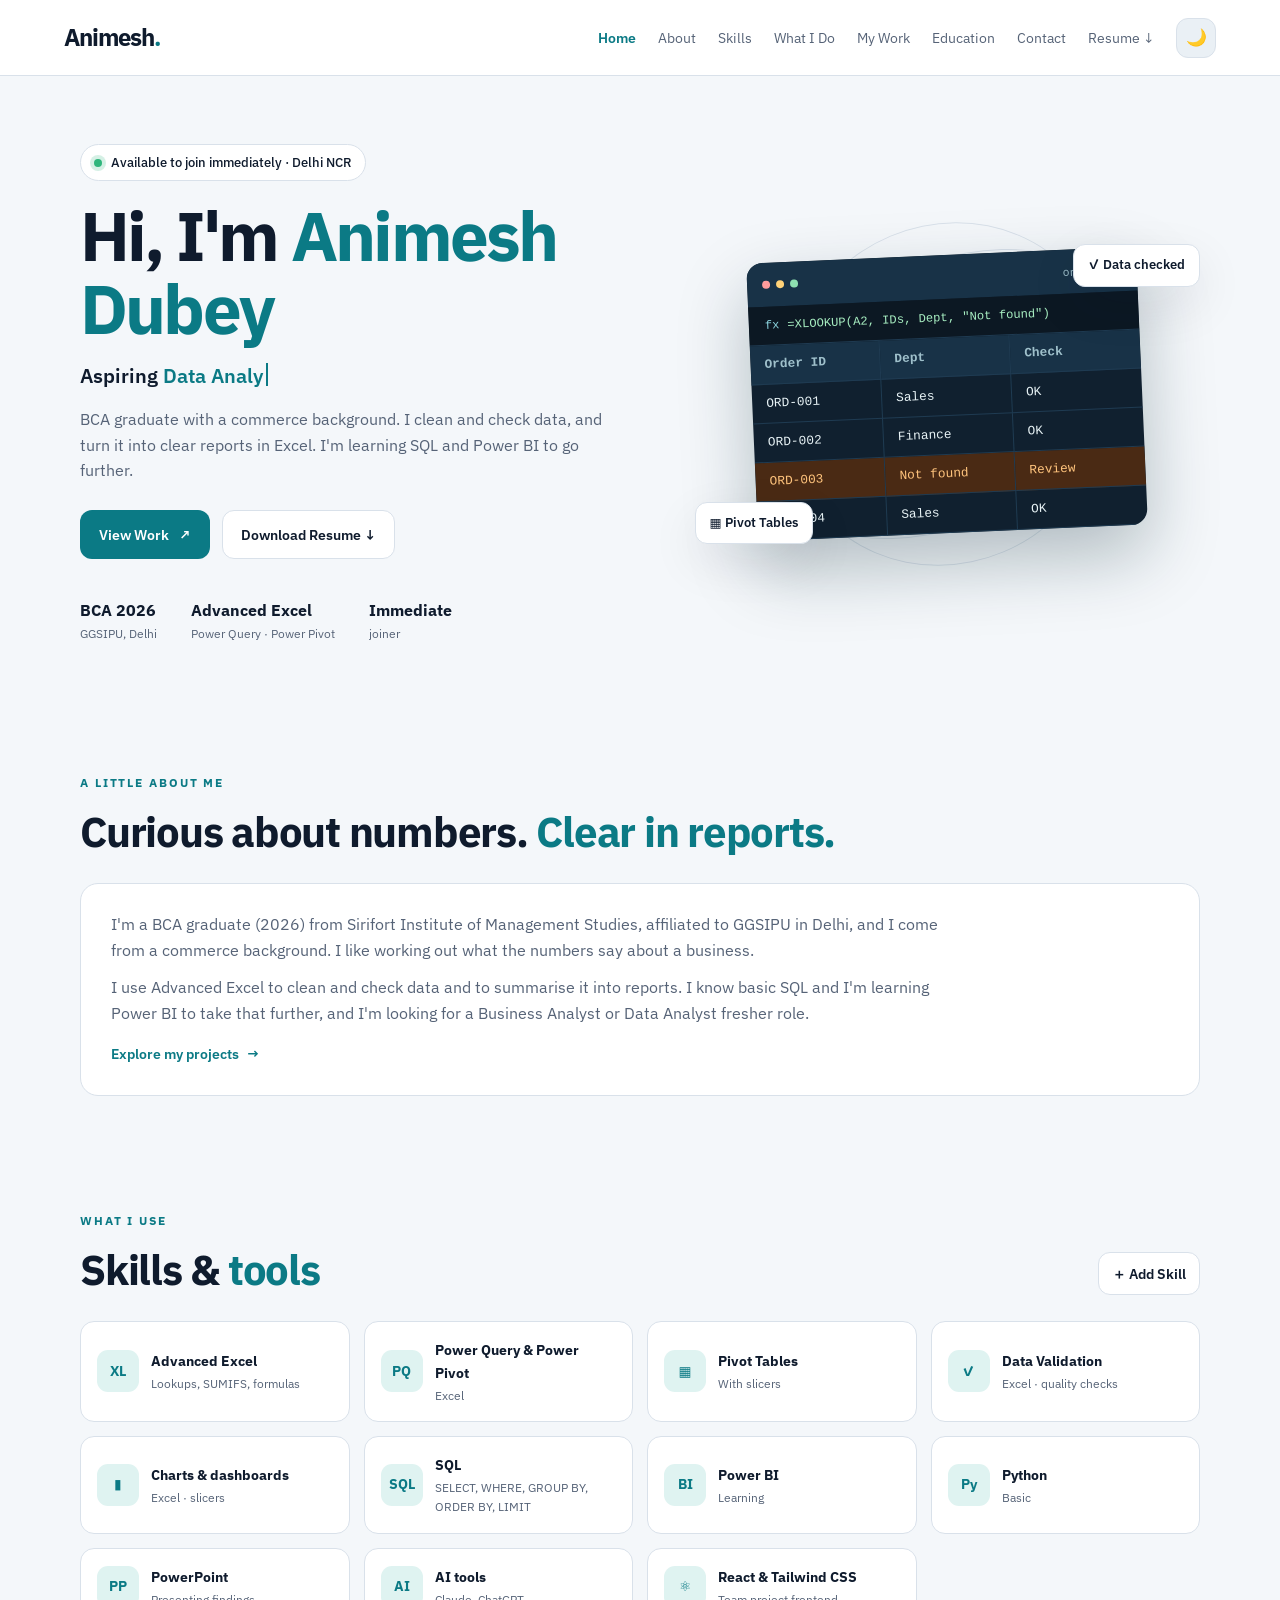
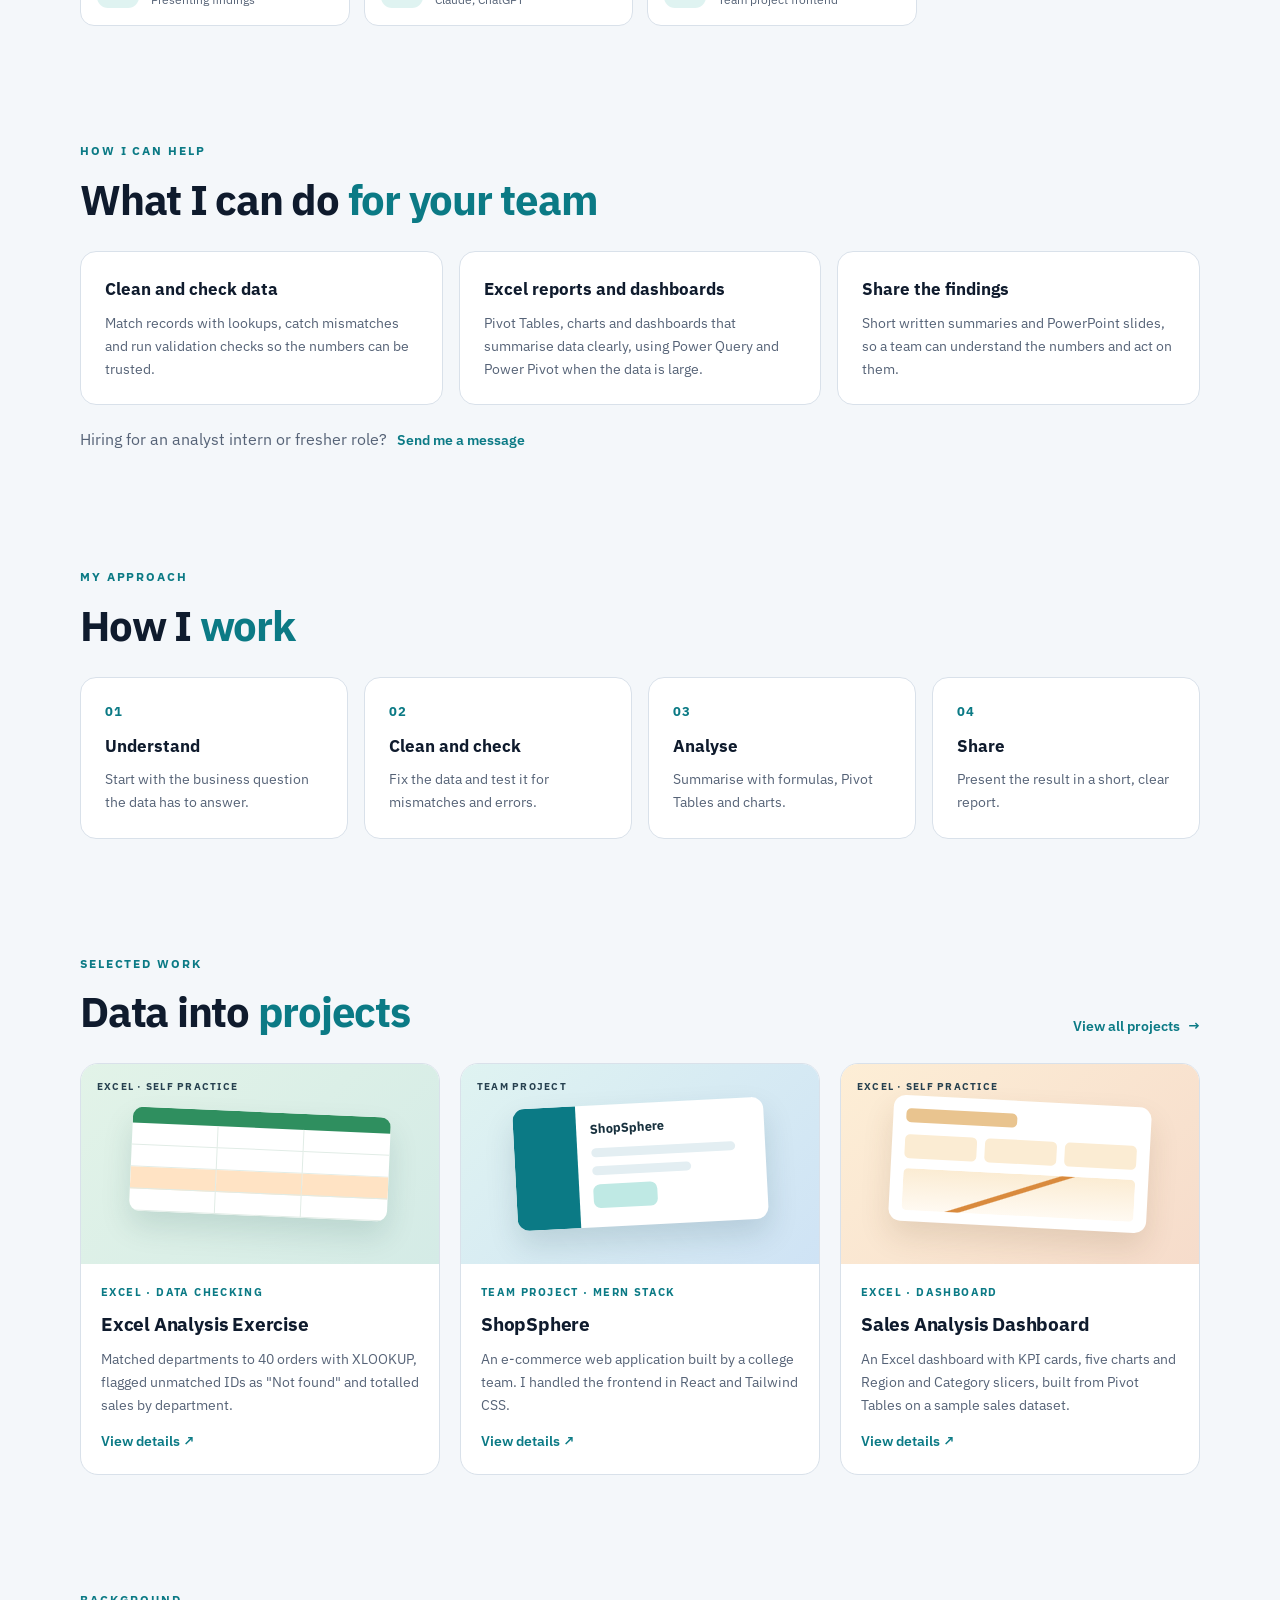
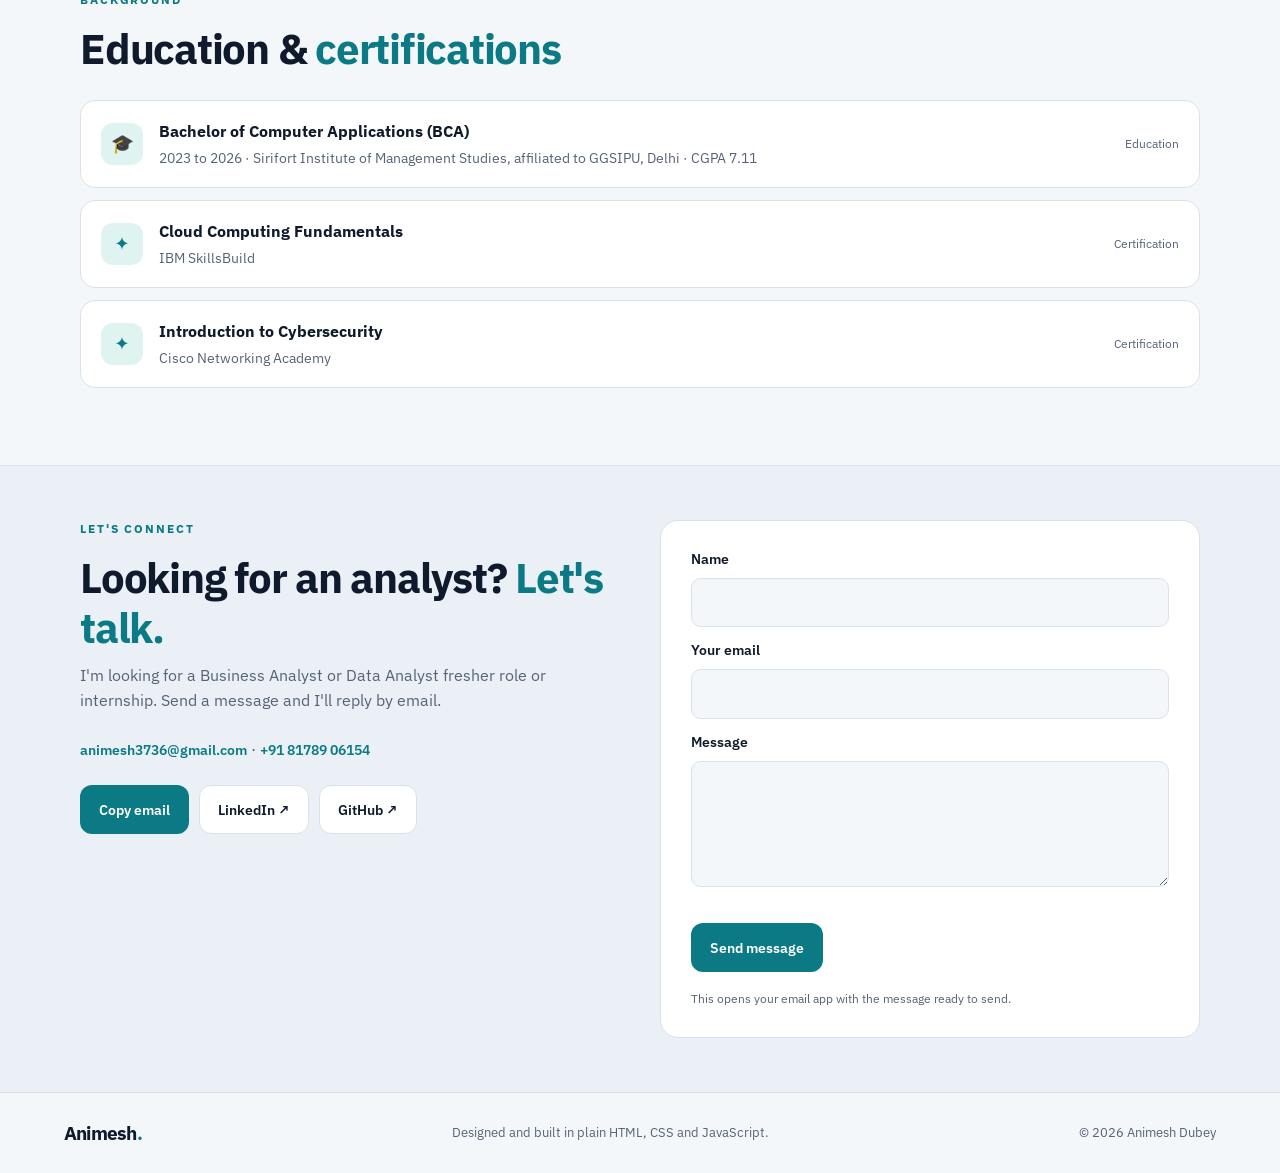
<file: index.html>
<!DOCTYPE html>
<html lang="en">
<head>
  <meta charset="UTF-8">
  <meta name="viewport" content="width=device-width, initial-scale=1.0, viewport-fit=cover">
  <title>Animesh Dubey | Business and Data Analyst</title>
  <meta name="description" content="Animesh Dubey is a BCA graduate (2026) looking for Business Analyst and Data Analyst fresher roles. Advanced Excel, data cleaning and reporting.">
  <meta name="theme-color" content="#0b7a85">
  <meta property="og:type" content="website">
  <meta property="og:title" content="Animesh Dubey | Business and Data Analyst">
  <meta property="og:description" content="BCA graduate (2026). Advanced Excel, data cleaning and reporting. Available to join immediately.">
  <meta name="twitter:card" content="summary">
  <link rel="icon" href="data:image/svg+xml,%3Csvg xmlns='http://www.w3.org/2000/svg' viewBox='0 0 64 64'%3E%3Crect width='64' height='64' rx='14' fill='%230b7a85'/%3E%3Ctext x='32' y='43' font-family='Arial' font-size='30' font-weight='700' text-anchor='middle' fill='white'%3EAD%3C/text%3E%3C/svg%3E">
  <link rel="preconnect" href="https://fonts.googleapis.com">
  <link href="https://fonts.googleapis.com/css2?family=IBM+Plex+Sans:wght@400;500;600;700&display=swap" rel="stylesheet">
  <script>try{var t=localStorage.getItem("animesh-theme");document.documentElement.setAttribute("data-theme",(t?t==="dark":matchMedia("(prefers-color-scheme: dark)").matches)?"dark":"light")}catch(e){}</script>
  <link rel="stylesheet" href="style.css">
  <script src="script.js" defer></script>
</head>
<body>
  <a class="skip-link" href="#main">Skip to content</a>
  <header class="site-header">
    <a class="logo" href="index.html">Animesh<span>.</span></a>
    <button class="menu-toggle" id="menuToggle" aria-label="Open navigation" aria-expanded="false">☰</button>
    <nav class="nav-links" id="navLinks" aria-label="Main navigation">
      <a class="active" href="index.html">Home</a>
      <a href="#about">About</a>
      <a href="#skills">Skills</a>
      <a href="#services">What I Do</a>
      <a href="projects.html">My Work</a>
      <a href="#education">Education</a>
      <a href="#contact">Contact</a>
      <a href="resume.pdf" download>Resume ↓</a>
      <button class="theme-toggle" id="themeToggle" aria-label="Switch to dark mode" title="Switch theme">🌙</button>
    </nav>
  </header>

  <main id="main">
    <section class="hero section-wrap">
      <div class="hero-copy">
        <p class="availability"><i></i>Available to join immediately · Delhi NCR</p>
        <h1>Hi, I'm <span>Animesh Dubey</span></h1>
        <h2>Aspiring <span class="typed" id="typedRole">Business Analyst</span><span class="caret" aria-hidden="true"></span></h2>
        <p class="hero-description">BCA graduate with a commerce background. I clean and check data, and turn it into clear reports in Excel. I'm learning SQL and Power BI to go further.</p>
        <div class="hero-actions">
          <a class="button button-primary" href="projects.html">View Work <span aria-hidden="true">↗</span></a>
          <a class="button button-secondary" href="resume.pdf" download>Download Resume ↓</a>
        </div>
        <div class="quick-facts">
          <div><strong>BCA 2026</strong><span>GGSIPU, Delhi</span></div>
          <div><strong>Advanced Excel</strong><span>Power Query · Power Pivot</span></div>
          <div><strong>Immediate</strong><span>joiner</span></div>
        </div>
      </div>
      <div class="hero-art" aria-hidden="true">
        <div class="art-orbit orbit-one"></div><div class="art-orbit orbit-two"></div>
        <div class="sheet-card">
          <div class="sheet-top"><i></i><i></i><i></i><span>orders.xlsx</span></div>
          <div class="formula-bar"><b>fx</b>=XLOOKUP(A2, IDs, Dept, "Not found")</div>
          <div class="sheet-grid">
            <span class="h">Order ID</span><span class="h">Dept</span><span class="h">Check</span>
            <span>ORD-001</span><span>Sales</span><span>OK</span>
            <span>ORD-002</span><span>Finance</span><span>OK</span>
            <span class="bad">ORD-003</span><span class="bad">Not found</span><span class="bad">Review</span>
            <span>ORD-004</span><span>Sales</span><span>OK</span>
          </div>
        </div>
        <div class="floating-chip chip-top">✓ Data checked</div>
        <div class="floating-chip chip-bottom">▦ Pivot Tables</div>
      </div>
    </section>

    <section class="section-wrap section-block" id="about">
      <div class="section-heading"><p class="eyebrow">A little about me</p><h2>Curious about numbers. <span>Clear in reports.</span></h2></div>
      <div class="about-panel">
        <p>I'm a BCA graduate (2026) from Sirifort Institute of Management Studies, affiliated to GGSIPU in Delhi, and I come from a commerce background. I like working out what the numbers say about a business.</p>
        <p>I use Advanced Excel to clean and check data and to summarise it into reports. I know basic SQL and I'm learning Power BI to take that further, and I'm looking for a Business Analyst or Data Analyst fresher role.</p>
        <a class="text-link" href="projects.html">Explore my projects <span>→</span></a>
      </div>
    </section>

    <section class="section-wrap section-block" id="skills">
      <div class="section-heading heading-row"><div><p class="eyebrow">What I use</p><h2>Skills &amp; <span>tools</span></h2></div><button class="button button-secondary small-button" id="openSkillForm" type="button">＋ Add Skill</button></div>
      <form class="skill-form panel" id="skillForm" hidden>
        <label for="skillName">Skill name</label><input id="skillName" name="skillName" placeholder="e.g. Tableau" maxlength="35" required>
        <label for="skillCategory">Category</label>
        <select id="skillCategory" name="skillCategory"><option>Excel</option><option>Data</option><option>Programming</option><option>Tools</option><option>Other</option></select>
        <div class="form-actions"><button class="button button-primary" type="submit">Save Skill</button><button class="button button-secondary" type="button" id="cancelSkillForm">Cancel</button></div>
        <p class="form-note">Skills you add are saved in this browser on this device only.</p>
      </form>
      <div class="skills-grid" id="skillsGrid">
        <div class="skill-card"><span class="skill-icon">XL</span><div><strong>Advanced Excel</strong><small>Lookups, SUMIFS, formulas</small></div></div>
        <div class="skill-card"><span class="skill-icon">PQ</span><div><strong>Power Query &amp; Power Pivot</strong><small>Excel</small></div></div>
        <div class="skill-card"><span class="skill-icon">▦</span><div><strong>Pivot Tables</strong><small>With slicers</small></div></div>
        <div class="skill-card"><span class="skill-icon">✓</span><div><strong>Data Validation</strong><small>Excel · quality checks</small></div></div>
        <div class="skill-card"><span class="skill-icon">▮</span><div><strong>Charts &amp; dashboards</strong><small>Excel · slicers</small></div></div>
        <div class="skill-card"><span class="skill-icon">SQL</span><div><strong>SQL</strong><small>SELECT, WHERE, GROUP BY, ORDER BY, LIMIT</small></div></div>
        <div class="skill-card"><span class="skill-icon">BI</span><div><strong>Power BI</strong><small>Learning</small></div></div>
        <div class="skill-card"><span class="skill-icon">Py</span><div><strong>Python</strong><small>Basic</small></div></div>
        <div class="skill-card"><span class="skill-icon">PP</span><div><strong>PowerPoint</strong><small>Presenting findings</small></div></div>
        <div class="skill-card"><span class="skill-icon">AI</span><div><strong>AI tools</strong><small>Claude, ChatGPT</small></div></div>
        <div class="skill-card"><span class="skill-icon">⚛</span><div><strong>React &amp; Tailwind CSS</strong><small>Team project frontend</small></div></div>
      </div>
    </section>

    <section class="section-wrap section-block" id="services">
      <div class="section-heading"><p class="eyebrow">How I can help</p><h2>What I can do <span>for your team</span></h2></div>
      <div class="service-grid">
        <article class="service"><h3>Clean and check data</h3><p>Match records with lookups, catch mismatches and run validation checks so the numbers can be trusted.</p></article>
        <article class="service"><h3>Excel reports and dashboards</h3><p>Pivot Tables, charts and dashboards that summarise data clearly, using Power Query and Power Pivot when the data is large.</p></article>
        <article class="service"><h3>Share the findings</h3><p>Short written summaries and PowerPoint slides, so a team can understand the numbers and act on them.</p></article>
      </div>
      <p class="service-cta">Hiring for an analyst intern or fresher role? <a class="text-link" href="#contact">Send me a message</a></p>
    </section>

    <section class="section-wrap section-block" id="process">
      <div class="section-heading"><p class="eyebrow">My approach</p><h2>How I <span>work</span></h2></div>
      <div class="steps">
        <article class="service"><b class="step-no">01</b><h3>Understand</h3><p>Start with the business question the data has to answer.</p></article>
        <article class="service"><b class="step-no">02</b><h3>Clean and check</h3><p>Fix the data and test it for mismatches and errors.</p></article>
        <article class="service"><b class="step-no">03</b><h3>Analyse</h3><p>Summarise with formulas, Pivot Tables and charts.</p></article>
        <article class="service"><b class="step-no">04</b><h3>Share</h3><p>Present the result in a short, clear report.</p></article>
      </div>
    </section>

    <section class="section-wrap section-block" id="featured">
      <div class="section-heading heading-row"><div><p class="eyebrow">Selected work</p><h2>Data into <span>projects</span></h2></div><a class="text-link" href="projects.html">View all projects <span>→</span></a></div>
      <div class="project-grid">
        <article class="project-card">
          <a class="project-visual v-sheet" href="projects.html#excel-analysis" aria-label="View Excel Analysis Exercise"><span class="visual-label">Excel · Self practice</span><div class="mock-sheet"><div class="ms-bar"></div><div class="ms-grid"><i></i><i></i><i></i><i></i><i></i><i></i><i class="bad"></i><i class="bad"></i><i class="bad"></i><i></i><i></i><i></i></div></div></a>
          <div class="project-info"><p class="project-type">Excel · Data checking</p><h3>Excel Analysis Exercise</h3><p>Matched departments to 40 orders with XLOOKUP, flagged unmatched IDs as "Not found" and totalled sales by department.</p><a class="text-link" href="projects.html#excel-analysis">View details ↗</a></div>
        </article>
        <article class="project-card">
          <a class="project-visual v-app" href="projects.html#shopsphere" aria-label="View ShopSphere project"><span class="visual-label">Team project</span><div class="mock-app"><div class="mock-sidebar"></div><div class="mock-content"><b>ShopSphere</b><span></span><span></span><i></i></div></div></a>
          <div class="project-info"><p class="project-type">Team project · MERN stack</p><h3>ShopSphere</h3><p>An e-commerce web application built by a college team. I handled the frontend in React and Tailwind CSS.</p><a class="text-link" href="projects.html#shopsphere">View details ↗</a></div>
        </article>
        <article class="project-card">
          <a class="project-visual v-dash" href="projects.html#sales-dashboard" aria-label="View Sales Analysis Dashboard"><span class="visual-label">Excel · Self practice</span><div class="mock-dash"><div class="dt"></div><div class="dr"><i></i><i></i><i></i></div><div class="dc"></div></div></a>
          <div class="project-info"><p class="project-type">Excel · Dashboard</p><h3>Sales Analysis Dashboard</h3><p>An Excel dashboard with KPI cards, five charts and Region and Category slicers, built from Pivot Tables on a sample sales dataset.</p><a class="text-link" href="projects.html#sales-dashboard">View details ↗</a></div>
        </article>
      </div>
    </section>

    <section class="section-wrap section-block" id="education">
      <div class="section-heading"><p class="eyebrow">Background</p><h2>Education &amp; <span>certifications</span></h2></div>
      <div class="achievement-list">
        <article class="achievement"><span class="achievement-mark">🎓</span><div><h3>Bachelor of Computer Applications (BCA)</h3><p>2023 to 2026 · Sirifort Institute of Management Studies, affiliated to GGSIPU, Delhi · CGPA 7.11</p></div><span class="achievement-tag">Education</span></article>
        <article class="achievement"><span class="achievement-mark">✦</span><div><h3>Cloud Computing Fundamentals</h3><p>IBM SkillsBuild</p></div><span class="achievement-tag">Certification</span></article>
        <article class="achievement"><span class="achievement-mark">✦</span><div><h3>Introduction to Cybersecurity</h3><p>Cisco Networking Academy</p></div><span class="achievement-tag">Certification</span></article>
      </div>
    </section>

    <section class="contact-section" id="contact"><div class="section-wrap contact-grid">
      <div>
        <p class="eyebrow">Let's connect</p>
        <h2>Looking for an analyst? <span>Let's talk.</span></h2>
        <p>I'm looking for a Business Analyst or Data Analyst fresher role or internship. Send a message and I'll reply by email.</p>
        <p><a class="text-link" href="mailto:animesh3736@gmail.com">animesh3736@gmail.com</a> · <a class="text-link" href="tel:+918178906154">+91 81789 06154</a></p>
        <div class="social-row"><button class="button button-primary" type="button" id="copyEmail">Copy email</button><a class="button button-secondary" href="https://www.linkedin.com/in/animesh-kr-dubey" target="_blank" rel="noopener noreferrer">LinkedIn ↗</a><a class="button button-secondary" href="https://github.com/Animesh1422" target="_blank" rel="noopener noreferrer">GitHub ↗</a></div>
      </div>
      <form class="contact-form panel" id="contactForm" novalidate>
        <label for="contactName">Name</label><input id="contactName" autocomplete="name" required>
        <label for="contactEmail">Your email</label><input id="contactEmail" type="email" autocomplete="email" required>
        <label for="contactMessage">Message</label><textarea id="contactMessage" rows="4" required></textarea>
        <p class="form-error" id="contactError" role="alert"></p>
        <button class="button button-primary" type="submit">Send message</button>
        <p class="form-note">This opens your email app with the message ready to send.</p>
      </form>
    </div></section>
  </main>

  <dialog class="case-modal" id="caseModal" aria-labelledby="caseTitle">
    <button class="modal-close" id="closeCaseModal" aria-label="Close project details">×</button>
    <div class="modal-visual" id="caseVisual"></div>
    <div class="modal-content">
      <p class="eyebrow" id="caseCategory">Project case study</p>
      <h2 id="caseTitle">Project details</h2>
      <p id="caseSummary"></p>
      <div class="case-columns">
        <section><h3>Problem</h3><p id="caseProblem"></p></section>
        <section><h3>Solution</h3><p id="caseSolution"></p></section>
        <section><h3>Tools</h3><div class="tag-row" id="caseTech"></div></section>
        <section><h3>My contribution</h3><p id="caseContribution"></p></section>
      </div>
    </div>
  </dialog>

  <footer class="site-footer"><a class="logo" href="index.html">Animesh<span>.</span></a><p>Designed and built in plain HTML, CSS and JavaScript.</p><span>© <span id="currentYear">2026</span> Animesh Dubey</span></footer>
  <button class="back-top" id="backTop" aria-label="Back to top" hidden>↑</button>
  <div class="toast" id="toast" role="status" aria-live="polite"></div>
</body>
</html>
</file>
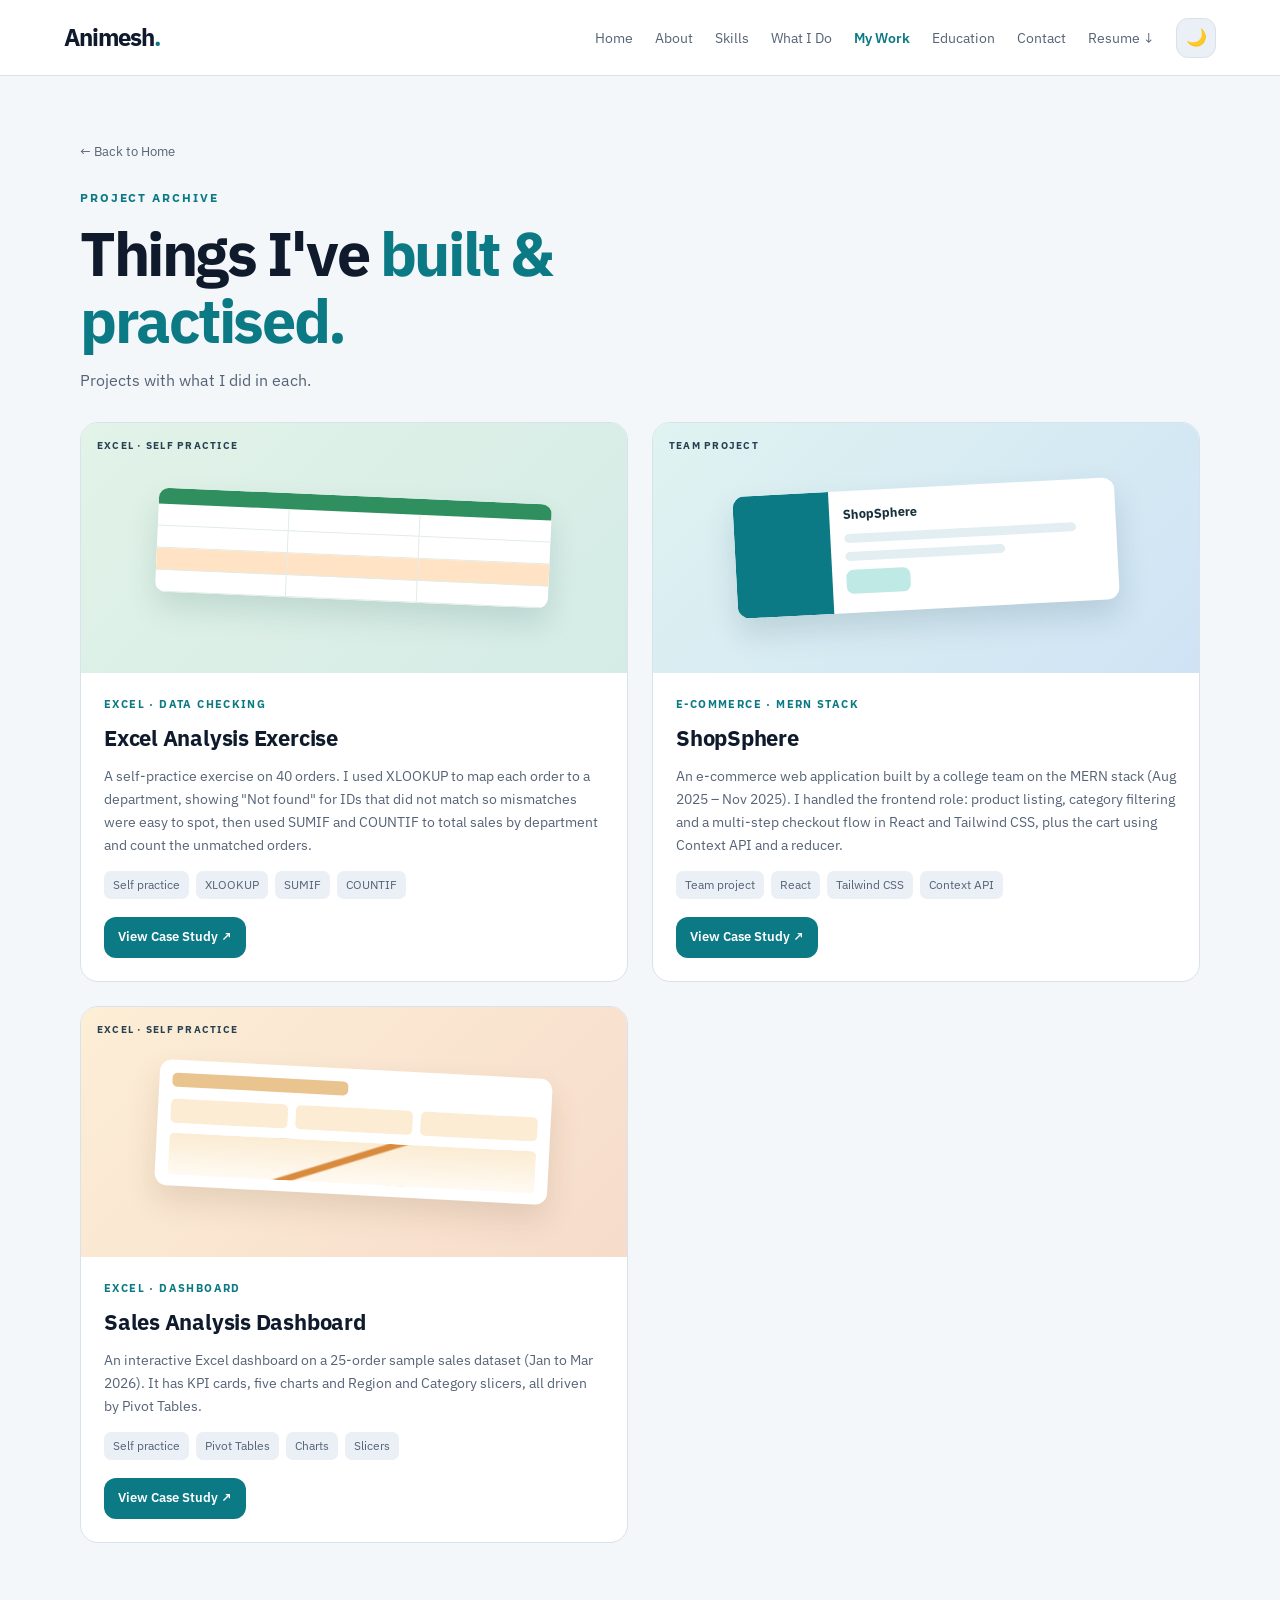
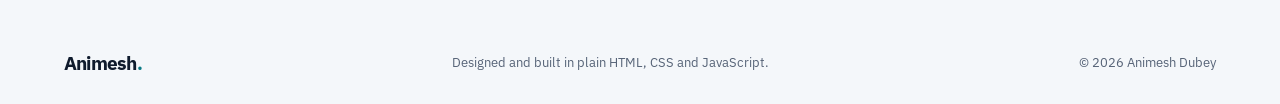
<file: projects.html>
<!DOCTYPE html>
<html lang="en">
<head>
  <meta charset="UTF-8">
  <meta name="viewport" content="width=device-width, initial-scale=1.0, viewport-fit=cover">
  <title>My Work | Animesh Dubey</title>
  <meta name="description" content="Projects by Animesh Dubey: an Excel data-checking exercise, the ShopSphere e-commerce team project and an Excel sales dashboard.">
  <meta name="theme-color" content="#0b7a85">
  <meta property="og:type" content="website">
  <meta property="og:title" content="My Work | Animesh Dubey">
  <meta property="og:description" content="Excel analysis, a sales dashboard and ShopSphere (MERN team project).">
  <meta name="twitter:card" content="summary">
  <link rel="icon" href="data:image/svg+xml,%3Csvg xmlns='http://www.w3.org/2000/svg' viewBox='0 0 64 64'%3E%3Crect width='64' height='64' rx='14' fill='%230b7a85'/%3E%3Ctext x='32' y='43' font-family='Arial' font-size='30' font-weight='700' text-anchor='middle' fill='white'%3EAD%3C/text%3E%3C/svg%3E">
  <link rel="preconnect" href="https://fonts.googleapis.com">
  <link href="https://fonts.googleapis.com/css2?family=IBM+Plex+Sans:wght@400;500;600;700&display=swap" rel="stylesheet">
  <script>try{var t=localStorage.getItem("animesh-theme");document.documentElement.setAttribute("data-theme",(t?t==="dark":matchMedia("(prefers-color-scheme: dark)").matches)?"dark":"light")}catch(e){}</script>
  <link rel="stylesheet" href="style.css">
  <script src="script.js" defer></script>
</head>
<body>
  <a class="skip-link" href="#main">Skip to content</a>
  <header class="site-header">
    <a class="logo" href="index.html">Animesh<span>.</span></a>
    <button class="menu-toggle" id="menuToggle" aria-label="Open navigation" aria-expanded="false">☰</button>
    <nav class="nav-links" id="navLinks" aria-label="Main navigation">
      <a href="index.html">Home</a>
      <a href="index.html#about">About</a>
      <a href="index.html#skills">Skills</a>
      <a href="index.html#services">What I Do</a>
      <a class="active" href="projects.html">My Work</a>
      <a href="index.html#education">Education</a>
      <a href="index.html#contact">Contact</a>
      <a href="resume.pdf" download>Resume ↓</a>
      <button class="theme-toggle" id="themeToggle" aria-label="Switch to dark mode" title="Switch theme">🌙</button>
    </nav>
  </header>

  <main class="section-wrap projects-page" id="main">
    <div class="page-intro"><a class="back-link" href="index.html">← Back to Home</a><p class="eyebrow">Project archive</p><h1>Things I've <span>built &amp; practised.</span></h1><p>Projects with what I did in each.</p></div>
    <div class="project-grid project-grid-page">
      <article class="project-card project-card-large" id="excel-analysis">
        <div class="project-visual v-sheet"><span class="visual-label">Excel · Self practice</span><div class="mock-sheet"><div class="ms-bar"></div><div class="ms-grid"><i></i><i></i><i></i><i></i><i></i><i></i><i class="bad"></i><i class="bad"></i><i class="bad"></i><i></i><i></i><i></i></div></div></div>
        <div class="project-info"><p class="project-type">Excel · Data checking</p><h2>Excel Analysis Exercise</h2><p>A self-practice exercise on 40 orders. I used XLOOKUP to map each order to a department, showing "Not found" for IDs that did not match so mismatches were easy to spot, then used SUMIF and COUNTIF to total sales by department and count the unmatched orders.</p><div class="tag-row"><span>Self practice</span><span>XLOOKUP</span><span>SUMIF</span><span>COUNTIF</span></div><div class="project-links"><button class="button button-primary case-trigger" type="button" data-project="excel">View Case Study ↗</button></div></div>
      </article>
      <article class="project-card project-card-large" id="shopsphere">
        <div class="project-visual v-app"><span class="visual-label">Team project</span><div class="mock-app"><div class="mock-sidebar"></div><div class="mock-content"><b>ShopSphere</b><span></span><span></span><i></i></div></div></div>
        <div class="project-info"><p class="project-type">E-commerce · MERN stack</p><h2>ShopSphere</h2><p>An e-commerce web application built by a college team on the MERN stack (Aug 2025 – Nov 2025). I handled the frontend role: product listing, category filtering and a multi-step checkout flow in React and Tailwind CSS, plus the cart using Context API and a reducer.</p><div class="tag-row"><span>Team project</span><span>React</span><span>Tailwind CSS</span><span>Context API</span></div><div class="project-links"><button class="button button-primary case-trigger" type="button" data-project="shopsphere">View Case Study ↗</button></div></div>
      </article>
      <article class="project-card project-card-large" id="sales-dashboard">
        <div class="project-visual v-dash"><span class="visual-label">Excel · Self practice</span><div class="mock-dash"><div class="dt"></div><div class="dr"><i></i><i></i><i></i></div><div class="dc"></div></div></div>
        <div class="project-info"><p class="project-type">Excel · Dashboard</p><h2>Sales Analysis Dashboard</h2><p>An interactive Excel dashboard on a 25-order sample sales dataset (Jan to Mar 2026). It has KPI cards, five charts and Region and Category slicers, all driven by Pivot Tables.</p><div class="tag-row"><span>Self practice</span><span>Pivot Tables</span><span>Charts</span><span>Slicers</span></div><div class="project-links"><button class="button button-primary case-trigger" type="button" data-project="sales">View Case Study ↗</button></div></div>
      </article>
    </div>
  </main>

  <dialog class="case-modal" id="caseModal" aria-labelledby="caseTitle">
    <button class="modal-close" id="closeCaseModal" aria-label="Close project details">×</button>
    <div class="modal-visual" id="caseVisual"></div>
    <div class="modal-content">
      <p class="eyebrow" id="caseCategory">Project case study</p>
      <h2 id="caseTitle">Project details</h2>
      <p id="caseSummary"></p>
      <div class="case-columns">
        <section><h3>Problem</h3><p id="caseProblem"></p></section>
        <section><h3>Solution</h3><p id="caseSolution"></p></section>
        <section><h3>Tools</h3><div class="tag-row" id="caseTech"></div></section>
        <section><h3>My contribution</h3><p id="caseContribution"></p></section>
      </div>
    </div>
  </dialog>

  <footer class="site-footer"><a class="logo" href="index.html">Animesh<span>.</span></a><p>Designed and built in plain HTML, CSS and JavaScript.</p><span>© <span id="currentYear">2026</span> Animesh Dubey</span></footer>
  <button class="back-top" id="backTop" aria-label="Back to top" hidden>↑</button>
  <div class="toast" id="toast" role="status" aria-live="polite"></div>
</body>
</html>
</file>
<file: style.css>
:root{--bg:#f4f7fa;--surface:#fff;--surface-2:#eaf0f5;--text:#0f1b2d;--muted:#566377;--line:#d9e1ea;--accent:#0b7a85;--accent-dark:#096570;--accent-soft:#dff3f1;--on-accent:#fff;--ok:#2fb67c;--shadow:0 18px 50px rgba(15,27,45,.09)}
:root[data-theme="dark"]{--bg:#0d1520;--surface:#142133;--surface-2:#1b2c42;--text:#e8eef6;--muted:#9fb0c5;--line:#26374d;--accent:#3cc0cc;--accent-dark:#7fdce6;--accent-soft:#103a40;--on-accent:#06222a;--shadow:0 18px 50px rgba(0,0,0,.35)}
*{box-sizing:border-box}
html{scroll-behavior:smooth;scroll-padding-top:90px}
body{margin:0;background:var(--bg);color:var(--text);font-family:"IBM Plex Sans",system-ui,-apple-system,"Segoe UI",Roboto,sans-serif;line-height:1.6;transition:background .25s,color .25s}
a{color:inherit;text-decoration:none}
button,input,select,textarea{font:inherit}
button{cursor:pointer}
:focus-visible{outline:3px solid var(--accent);outline-offset:3px;border-radius:4px}
.skip-link{position:absolute;left:-999px;top:8px;background:var(--accent);color:var(--on-accent);padding:8px 14px;border-radius:8px;z-index:50}
.skip-link:focus{left:8px}

/* header */
.site-header{height:76px;padding:0 max(5vw,24px);display:flex;align-items:center;justify-content:space-between;gap:28px;border-bottom:1px solid var(--line);background:var(--surface);position:sticky;top:0;z-index:20}
.logo{font-size:1.5rem;font-weight:700;letter-spacing:-.04em}
.logo span,.accent{color:var(--accent)}
.nav-links{display:flex;align-items:center;gap:22px;font-size:.9rem;color:var(--muted)}
.nav-links>a{transition:color .2s}
.nav-links>a:hover,.nav-links>a.active{color:var(--accent);font-weight:600}
.theme-toggle,.menu-toggle{border:1px solid var(--line);background:var(--surface-2);color:var(--text);border-radius:12px;width:40px;height:40px;font-size:1.05rem}
.menu-toggle{display:none}
.section-wrap{width:min(1120px,90%);margin-inline:auto}

/* buttons, text */
.eyebrow{color:var(--accent);font-weight:700;font-size:.74rem;letter-spacing:.16em;margin:0 0 14px;text-transform:uppercase}
.button{display:inline-flex;align-items:center;justify-content:center;gap:10px;border-radius:12px;padding:12px 18px;font-weight:600;font-size:.9rem;border:1px solid transparent;transition:transform .2s,background .2s}
.button:hover{transform:translateY(-2px)}
.button-primary{background:var(--accent);color:var(--on-accent)}
.button-primary:hover{background:var(--accent-dark)}
.button-secondary{border-color:var(--line);background:var(--surface);color:var(--text)}
.small-button{padding:9px 13px}
.text-link{display:inline-flex;gap:8px;color:var(--accent);font-weight:600;font-size:.9rem;margin-top:16px}
.text-link span{transition:transform .2s}
.text-link:hover span{transform:translateX(4px)}

/* hero */
.hero{min-height:580px;display:grid;grid-template-columns:1.05fr .95fr;align-items:center;gap:56px;padding-block:68px 76px}
.availability{display:inline-flex;align-items:center;gap:9px;margin:0 0 18px;padding:7px 13px;border:1px solid var(--line);border-radius:999px;background:var(--surface);font-size:.82rem;font-weight:500}
.availability i{width:8px;height:8px;border-radius:50%;background:var(--ok);box-shadow:0 0 0 4px #2fb67c33}
.hero h1{font-size:clamp(2.6rem,5.4vw,4.4rem);letter-spacing:-.04em;line-height:1.06;margin:0 0 14px;font-weight:700}
.hero h1 span{color:var(--accent)}
.hero h2{font-size:1.28rem;margin:0 0 15px;font-weight:600}
.typed{color:var(--accent)}
.caret{display:inline-block;width:2px;height:1.1em;margin-left:3px;vertical-align:-.15em;background:var(--accent);animation:blink 1s steps(1) infinite}
@keyframes blink{50%{opacity:0}}
.hero-description{color:var(--muted);max-width:540px;margin:0}
.hero-actions{display:flex;gap:12px;flex-wrap:wrap;margin-top:26px}
.quick-facts{display:flex;gap:34px;margin-top:38px;flex-wrap:wrap}
.quick-facts div{display:grid;gap:1px}
.quick-facts strong{font-size:1.02rem}
.quick-facts span{font-size:.78rem;color:var(--muted)}
.hero-art{min-height:360px;position:relative;display:grid;place-items:center}
.art-orbit{position:absolute;border:1px solid var(--line);border-radius:50%;transform:rotate(-25deg)}
.orbit-one{width:400px;height:260px}
.orbit-two{width:330px;height:350px;transform:rotate(35deg)}
.sheet-card{width:min(390px,100%);background:#10202f;color:#e8f3f6;border-radius:16px;box-shadow:0 30px 70px rgba(8,40,50,.28);overflow:hidden;z-index:1;transform:rotate(-2.5deg)}
.sheet-top{height:44px;background:#183247;display:flex;align-items:center;gap:6px;padding:0 15px}
.sheet-top i{height:8px;width:8px;border-radius:50%;background:#ff9c9c}
.sheet-top i:nth-child(2){background:#ffd278}
.sheet-top i:nth-child(3){background:#8ee0b1}
.sheet-top span{font-size:.72rem;color:#9fc0cb;margin-left:auto}
.formula-bar{font:.76rem/1.5 ui-monospace,SFMono-Regular,Consolas,monospace;padding:10px 16px;background:#0c1823;border-bottom:1px solid #1f3b52;color:#a8efc2;overflow:hidden;white-space:nowrap;text-overflow:ellipsis}
.formula-bar b{color:#8bd3de;font-weight:500;margin-right:8px}
.sheet-grid{display:grid;grid-template-columns:1fr 1fr 1fr;font:.8rem/1.4 ui-monospace,SFMono-Regular,Consolas,monospace}
.sheet-grid span{padding:10px 14px;border-right:1px solid #1f3b52;border-bottom:1px solid #1f3b52}
.sheet-grid span:nth-child(3n){border-right:0}
.sheet-grid .h{background:#183247;color:#9fc0cb;font-weight:600}
.sheet-grid .bad{background:#4a2a14;color:#ffc47d}
.floating-chip{position:absolute;background:var(--surface);border:1px solid var(--line);border-radius:12px;padding:10px 14px;font-weight:600;font-size:.8rem;box-shadow:var(--shadow);z-index:2}
.chip-top{top:30px;right:0}
.chip-bottom{bottom:30px;left:0}

/* sections */
.section-block{padding-block:54px 62px}
.section-heading{margin-bottom:26px}
.section-heading h2,.contact-grid h2{font-size:clamp(1.8rem,3.5vw,2.6rem);letter-spacing:-.03em;line-height:1.2;margin:0;font-weight:700}
.section-heading h2 span,.contact-grid h2 span,.page-intro h1 span{color:var(--accent)}
.heading-row{display:flex;align-items:end;justify-content:space-between;gap:20px}
.about-panel,.panel{background:var(--surface);border:1px solid var(--line);border-radius:18px;padding:28px 30px}
.about-panel p{margin:0 0 12px;max-width:860px;color:var(--muted)}
.about-panel p:last-of-type{margin-bottom:0}

/* skills */
.skills-grid{display:grid;grid-template-columns:repeat(4,1fr);gap:14px}
.skill-card{position:relative;display:flex;align-items:center;gap:12px;padding:16px 34px 16px 16px;background:var(--surface);border:1px solid var(--line);border-radius:14px;min-width:0}
.skill-icon{height:42px;width:42px;flex-shrink:0;display:grid;place-items:center;border-radius:11px;background:var(--accent-soft);color:var(--accent);font-weight:700;font-size:.85rem}
.skill-card strong,.skill-card small{display:block}
.skill-card strong{font-size:.9rem}
.skill-card small{color:var(--muted);font-size:.75rem;margin-top:2px}
.remove-skill{position:absolute;right:8px;top:8px;border:0;background:transparent;color:var(--muted);font-size:1.15rem;line-height:1;padding:3px 6px;border-radius:6px}
.remove-skill:hover{background:var(--surface-2);color:var(--accent)}
.skill-form{max-width:480px;margin:0 0 20px;display:grid;gap:8px}
.skill-form[hidden]{display:none}
label{font-size:.85rem;font-weight:600}
input,select,textarea{border:1px solid var(--line);border-radius:10px;background:var(--bg);color:var(--text);padding:11px 12px;width:100%}
textarea{resize:vertical}
.form-actions{display:flex;gap:10px;flex-wrap:wrap;margin-top:6px}
.form-note{font-size:.78rem;color:var(--muted);margin:10px 0 0}
.form-error{min-height:1.2em;margin:0;color:#d64545;font-size:.82rem}

/* services, process */
.service-grid{display:grid;grid-template-columns:repeat(3,minmax(0,1fr));gap:16px}
.steps{display:grid;grid-template-columns:repeat(4,minmax(0,1fr));gap:16px}
.service{padding:24px;background:var(--surface);border:1px solid var(--line);border-radius:16px}
.service h3{margin:0 0 8px;font-size:1.05rem}
.service p{margin:0;color:var(--muted);font-size:.9rem}
.step-no{display:block;margin-bottom:10px;color:var(--accent);font-size:.8rem;letter-spacing:.1em}
.service-cta{margin:22px 0 0;color:var(--muted)}
.service-cta .text-link{margin:0 0 0 6px}

/* projects */
.project-grid{display:grid;grid-template-columns:repeat(3,minmax(0,1fr));gap:20px}
.project-card{overflow:hidden;border:1px solid var(--line);background:var(--surface);border-radius:18px;transition:transform .2s,box-shadow .2s}
.project-card:hover{transform:translateY(-4px);box-shadow:var(--shadow)}
.project-card.next{border-style:dashed}
.project-visual{height:200px;display:flex;position:relative;align-items:center;justify-content:center;overflow:hidden}
.v-app{background:linear-gradient(135deg,#dff3f1,#cfe3f5)}
.v-sheet{background:linear-gradient(135deg,#e2f3e8,#d4ebe6)}
.v-dash{background:linear-gradient(135deg,#fdeed6,#f6dccb)}
.v-term{background:linear-gradient(135deg,#dfe6f3,#d2d9ea)}
:root[data-theme="dark"] .v-app{background:linear-gradient(135deg,#123a43,#16304a)}
:root[data-theme="dark"] .v-sheet{background:linear-gradient(135deg,#14392e,#12363a)}
:root[data-theme="dark"] .v-dash{background:linear-gradient(135deg,#3a2b14,#3a2420)}
:root[data-theme="dark"] .v-term{background:linear-gradient(135deg,#1c2640,#202a47)}
.visual-label{position:absolute;top:14px;left:16px;font-size:.65rem;letter-spacing:.12em;font-weight:700;color:#274150;text-transform:uppercase}
:root[data-theme="dark"] .visual-label{color:#cfe3ea}
.mock-app{width:70%;height:122px;background:#fff;border-radius:12px;box-shadow:0 15px 30px #0b3a4425;display:flex;overflow:hidden;transform:rotate(-3deg)}
.mock-sidebar{width:25%;background:#0b7a85}
.mock-content{padding:14px;flex:1;display:flex;flex-direction:column;gap:9px;color:#17303d;font-size:.8rem}
.mock-content span{height:9px;border-radius:5px;background:#e3eef2;width:90%}
.mock-content span:nth-of-type(2){width:62%}
.mock-content i{height:24px;width:64px;border-radius:7px;background:#bfe9e4}
.mock-sheet{width:72%;background:#fff;border-radius:10px;box-shadow:0 15px 30px #0b443a22;overflow:hidden;transform:rotate(2.5deg)}
.mock-sheet .ms-bar{height:16px;background:#2f8f5f}
.ms-grid{display:grid;grid-template-columns:repeat(3,1fr)}
.ms-grid i{height:22px;border-right:1px solid #e1ece6;border-bottom:1px solid #e1ece6}
.ms-grid i:nth-child(3n){border-right:0}
.ms-grid i.bad{background:#ffe3c4}
.mock-dash{width:72%;height:126px;padding:13px;background:#fff;border-radius:12px;box-shadow:0 15px 30px #5a3a1622;transform:rotate(3deg)}
.mock-dash .dt{height:14px;width:48%;background:#e9c48f;border-radius:5px}
.mock-dash .dr{display:flex;gap:8px;margin-top:12px}
.mock-dash .dr i{height:24px;flex:1;background:#fbecd3;border-radius:5px}
.mock-dash .dc{height:42px;margin-top:10px;border-radius:5px;background:linear-gradient(160deg,transparent 45%,#d98a3d 46%,#d98a3d 49%,transparent 50%),linear-gradient(180deg,#fbecd3,#fffaf2)}
.mock-term{width:70%;height:122px;background:#14202e;border-radius:10px;padding:14px;font:.72rem/1.7 ui-monospace,SFMono-Regular,Consolas,monospace;color:#a8efc2;transform:rotate(-2deg);box-shadow:0 15px 30px #0a142522}
.mock-term span{display:block;color:#7f93a8}
.project-info{padding:20px}
.project-type{font-size:.67rem;letter-spacing:.13em;font-weight:700;color:var(--accent);margin:0 0 7px;text-transform:uppercase}
.project-info h3,.project-info h2{font-size:1.2rem;margin:0 0 8px;letter-spacing:-.01em}
.project-info>p:not(.project-type){color:var(--muted);font-size:.9rem;margin:0}
.project-info .text-link{margin-top:13px}
.tag-row{display:flex;flex-wrap:wrap;gap:7px;margin-top:15px}
.tag-row span{background:var(--surface-2);color:var(--muted);font-size:.72rem;padding:5px 9px;border-radius:7px}
.project-links{display:flex;gap:9px;flex-wrap:wrap;margin-top:18px}
.project-links .button{padding:9px 13px;font-size:.8rem}
.project-grid-page{grid-template-columns:repeat(2,minmax(0,1fr));gap:24px}
.project-card-large .project-visual{height:250px}
.project-card-large .project-info{padding:23px}
.project-card-large .project-info h2{font-size:1.4rem}
.projects-page{padding-block:52px 80px}
.page-intro{max-width:720px;padding-block:10px 28px}
.back-link{display:inline-block;color:var(--muted);font-size:.84rem;margin-bottom:26px}
.back-link:hover{color:var(--accent)}
.page-intro h1{font-size:clamp(2.4rem,5vw,3.8rem);letter-spacing:-.04em;line-height:1.1;margin:0 0 13px}
.page-intro>p:not(.eyebrow){margin:0;color:var(--muted)}

/* education */
.achievement-list{display:grid;gap:12px}
.achievement{display:flex;align-items:center;gap:16px;background:var(--surface);border:1px solid var(--line);padding:18px 20px;border-radius:15px}
.achievement-mark{height:42px;width:42px;display:grid;place-items:center;border-radius:12px;background:var(--accent-soft);color:var(--accent);font-size:1.15rem;flex-shrink:0}
.achievement h3{margin:0;font-size:.98rem}
.achievement p{margin:3px 0 0;color:var(--muted);font-size:.86rem}
.achievement-tag{margin-left:auto;color:var(--muted);font-size:.75rem;white-space:nowrap}

/* contact */
.contact-section{background:var(--surface-2);border-block:1px solid var(--line);margin-top:15px}
.contact-grid{padding-block:54px;display:grid;grid-template-columns:1fr 1fr;gap:40px;align-items:start}
.contact-grid h2{margin:0 0 10px}
.contact-grid p:not(.eyebrow):not(.form-note):not(.form-error){color:var(--muted);margin:0 0 8px}
.social-row{display:flex;gap:10px;flex-wrap:wrap;margin-top:22px}
.contact-form{display:grid;gap:7px}
.contact-form input,.contact-form textarea{margin-bottom:6px}
.contact-form button{justify-self:start}

/* footer, misc */
.site-footer{display:flex;align-items:center;justify-content:space-between;gap:18px;padding:25px max(5vw,24px);color:var(--muted);font-size:.8rem}
.site-footer p{margin:0}
.site-footer .logo{color:var(--text);font-size:1.2rem}
.back-top{position:fixed;right:20px;bottom:20px;width:44px;height:44px;border-radius:50%;border:1px solid var(--line);background:var(--surface);color:var(--text);font-size:1.2rem;z-index:15}
.back-top[hidden]{display:none}
.toast{position:fixed;left:50%;bottom:24px;transform:translate(-50%,20px);padding:11px 18px;border-radius:10px;background:var(--text);color:var(--bg);font-size:.85rem;opacity:0;pointer-events:none;transition:opacity .25s,transform .25s;z-index:60}
.toast.show{opacity:1;transform:translate(-50%,0)}

/* case study modal */
.case-modal{width:min(760px,calc(100% - 28px));max-height:88vh;overflow:auto;border:1px solid var(--line);border-radius:22px;padding:0;background:var(--surface);color:var(--text);box-shadow:0 30px 100px #0005}
.case-modal::backdrop{background:rgba(8,14,24,.65);backdrop-filter:blur(4px)}
.modal-close{position:sticky;top:12px;float:right;margin:12px 12px -50px 0;z-index:2;width:38px;height:38px;border:1px solid #ffffff70;border-radius:50%;background:#10202f;color:#fff;font-size:1.5rem;line-height:1}
.modal-visual{height:210px;background:var(--surface-2);overflow:hidden}
.modal-visual .project-visual{width:100%;height:100%}
.modal-content{padding:26px}
.modal-content h2{font-size:1.8rem;letter-spacing:-.02em;margin:0 0 10px}
.modal-content>p:not(.eyebrow){color:var(--muted)}
.case-columns{display:grid;grid-template-columns:repeat(2,minmax(0,1fr));gap:14px;margin-top:22px}
.case-columns section{padding:16px;background:var(--surface-2);border-radius:12px}
.case-columns h3{font-size:.95rem;margin:0 0 7px}
.case-columns p{font-size:.88rem;color:var(--muted);margin:0}

/* scroll reveal (only when JS adds .reveal-ready) */
.reveal-ready .reveal-on-scroll{opacity:0;transform:translateY(18px);transition:opacity .55s ease,transform .55s ease}
.reveal-ready .reveal-on-scroll.is-visible{opacity:1;transform:none}

@media(max-width:1000px){.nav-links{gap:14px;font-size:.84rem}}
@media(max-width:900px){.hero{gap:24px}.skills-grid{grid-template-columns:repeat(2,1fr)}.project-grid{grid-template-columns:repeat(2,minmax(0,1fr))}.service-grid{grid-template-columns:1fr}.steps{grid-template-columns:repeat(2,minmax(0,1fr))}.contact-grid{grid-template-columns:1fr;gap:28px}.orbit-one{width:320px}.orbit-two{width:280px}}
@media(max-width:760px){.site-header{height:66px;padding-inline:5%}.menu-toggle{display:block;margin-left:auto}.nav-links{display:none;position:absolute;top:65px;left:0;right:0;background:var(--surface);border-bottom:1px solid var(--line);padding:16px 5%;flex-direction:column;align-items:stretch;gap:0;font-size:.95rem}.nav-links.open{display:flex}.nav-links>a{padding:11px 0}.theme-toggle{margin-top:9px;align-self:flex-start}.hero{grid-template-columns:1fr;padding-block:48px 30px;gap:14px}.hero-art{min-height:300px}.section-block{padding-block:40px 44px}.heading-row{align-items:start}.skills-grid{gap:9px}.skill-card{padding:12px 30px 12px 12px;gap:9px}.skill-icon{height:36px;width:36px}.skill-card strong{font-size:.8rem}.project-grid,.project-grid-page{grid-template-columns:1fr}.project-visual,.project-card-large .project-visual{height:210px}.achievement{align-items:flex-start}.achievement-tag{display:none}.site-footer{flex-wrap:wrap}.site-footer p{order:3;width:100%}.projects-page{padding-block:34px 55px}.about-panel,.panel{padding:22px}.case-columns{grid-template-columns:1fr}.modal-visual{height:170px}.modal-content{padding:20px}.steps{grid-template-columns:1fr}}
@media(max-width:400px){.skills-grid{grid-template-columns:1fr}.quick-facts{gap:16px}.heading-row{flex-direction:column}.small-button{align-self:flex-start}.orbit-one{width:270px}.orbit-two{width:230px}}
@media(prefers-reduced-motion:reduce){html{scroll-behavior:auto}*,*::before,*::after{animation:none!important;transition-duration:.01ms!important}.reveal-ready .reveal-on-scroll{opacity:1;transform:none}}
</file>
